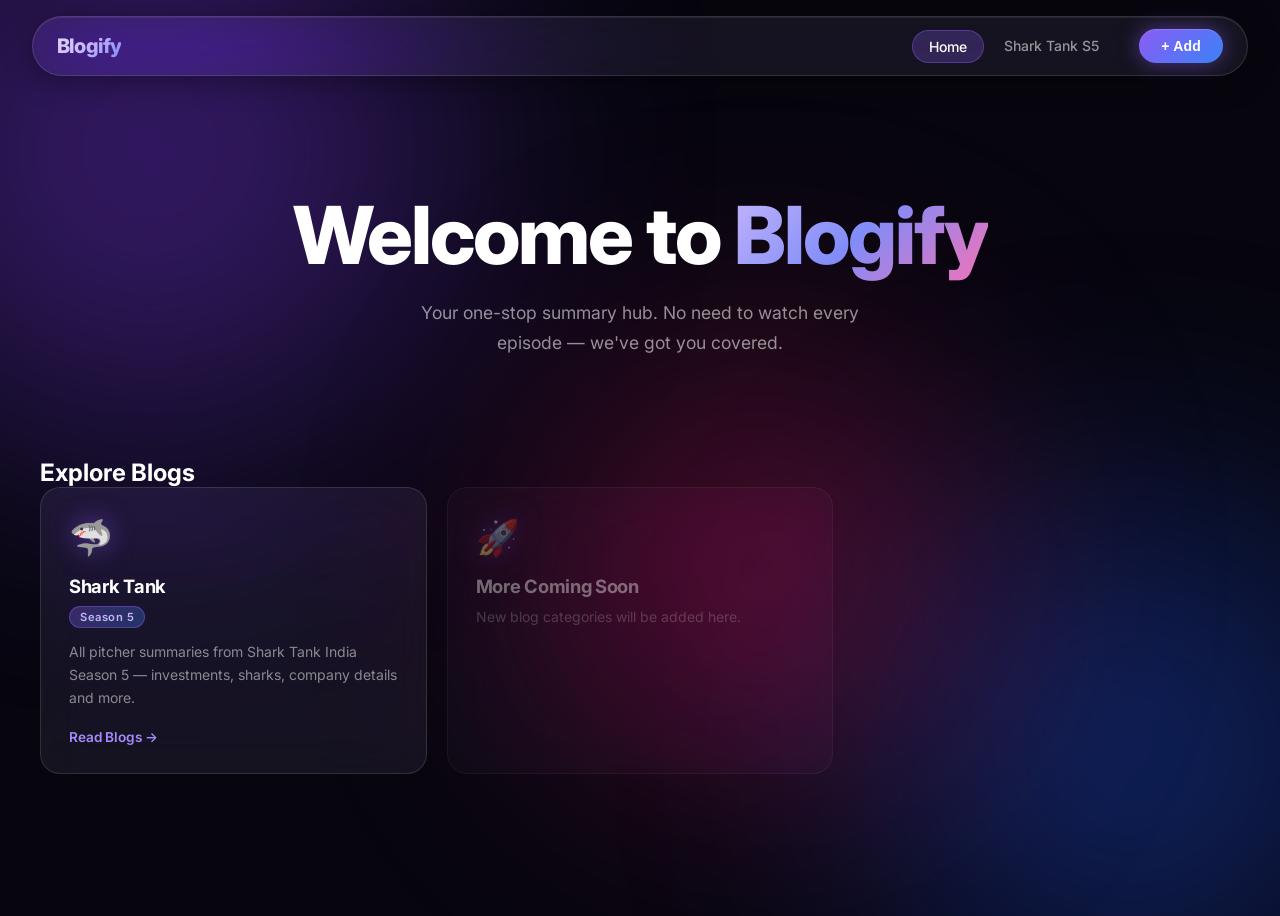
<file: index.html>
<!DOCTYPE html>
<html lang="en">
<head>
  <meta charset="UTF-8" />
  <meta name="viewport" content="width=device-width, initial-scale=1.0"/>
  <title>Blogify</title>
  <link rel="stylesheet" href="css/style.css"/>
  <link href="https://fonts.googleapis.com/css2?family=Inter:wght@300;400;500;600;700&display=swap" rel="stylesheet"/>
</head>
<body>

  <!-- Background blobs -->
  <div class="bg-blob blob1"></div>
  <div class="bg-blob blob2"></div>
  <div class="bg-blob blob3"></div>

  <!-- Top Nav -->
  <nav class="glass-nav">
    <div class="nav-logo">Blogify</div>
    <div class="nav-links">
      <a href="index.html" class="active">Home</a>
      <a href="pages/sharktank5.html">Shark Tank S5</a>
    </div>
    <button class="add-btn" onclick="window.location.href='pages/sharktank5.html'">+ Add</button>
  </nav>

  <!-- Hero -->
  <section class="hero">
    <h1>Welcome to <span class="gradient-text">Blogify</span></h1>
    <p>Your one-stop summary hub. No need to watch every episode — we've got you covered.</p>
  </section>

  <!-- Blog Categories -->
  <section class="categories">
    <h2>Explore Blogs</h2>
    <div class="blog-grid">

      <div class="glass-card blog-card" onclick="window.location.href='pages/sharktank5.html'">
        <div class="card-icon">🦈</div>
        <h3>Shark Tank</h3>
        <p class="season-badge">Season 5</p>
        <p class="card-desc">All pitcher summaries from Shark Tank India Season 5 — investments, sharks, company details and more.</p>
        <span class="card-link">Read Blogs →</span>
      </div>

      <!-- Placeholder cards for future blogs -->
      <div class="glass-card blog-card coming-soon">
        <div class="card-icon">🚀</div>
        <h3>More Coming Soon</h3>
        <p class="card-desc">New blog categories will be added here.</p>
      </div>

    </div>
  </section>

  <script src="js/main.js"></script>
</body>
</html>
</file>
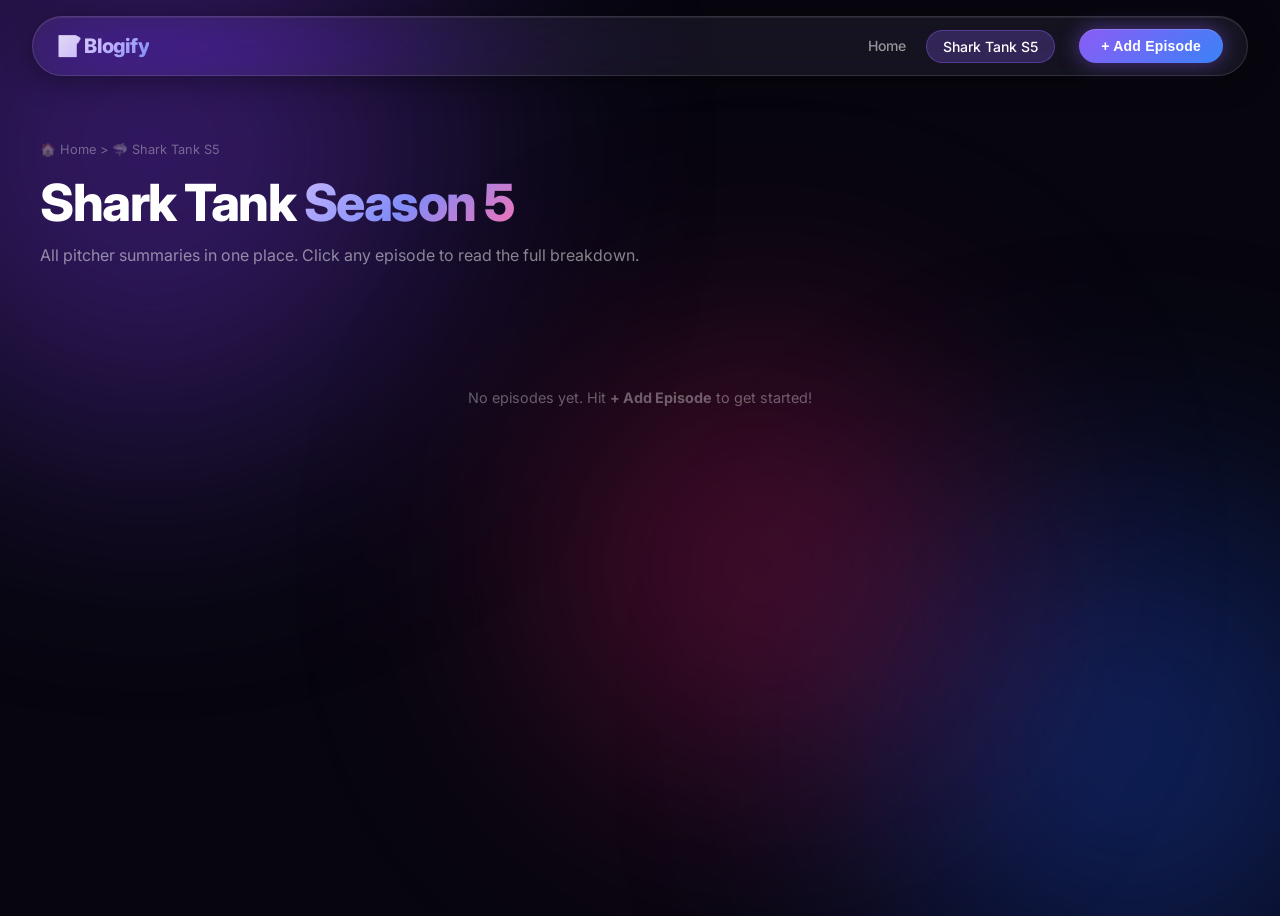
<file: pages/sharktank5.html>
<!DOCTYPE html>
<html lang="en">
<head>
  <meta charset="UTF-8"/>
  <meta name="viewport" content="width=device-width, initial-scale=1.0"/>
  <title>Shark Tank S5 — Blogify</title>
  <link rel="stylesheet" href="../css/style.css"/>
  <link href="https://fonts.googleapis.com/css2?family=Inter:wght@300;400;500;600;700&display=swap" rel="stylesheet"/>
</head>
<body>

  <div class="bg-blob blob1"></div>
  <div class="bg-blob blob2"></div>
  <div class="bg-blob blob3"></div>

  <!-- Top Nav -->
  <nav class="glass-nav">
    <div class="nav-logo" onclick="window.location.href='../index.html'" style="cursor:pointer">📝 Blogify</div>
    <div class="nav-links">
      <a href="../index.html">Home</a>
      <a href="sharktank5.html" class="active">Shark Tank S5</a>
    </div>
    <button class="add-btn" onclick="openModal()">+ Add Episode</button>
  </nav>

  <!-- Page Header -->
  <section class="page-header">
    <div class="breadcrumb">🏠 Home &gt; 🦈 Shark Tank S5</div>
    <h1>Shark Tank <span class="gradient-text">Season 5</span></h1>
    <p>All pitcher summaries in one place. Click any episode to read the full breakdown.</p>
  </section>

  <!-- Episodes Grid -->
  <section class="categories">
    <div class="blog-grid" id="episodesGrid">
      <!-- Episodes injected by JS -->
    </div>
    <div class="empty-state" id="emptyState" style="display:none">
      <p>No episodes yet. Hit <strong>+ Add Episode</strong> to get started!</p>
    </div>
  </section>

  <!-- Episode Detail Modal -->
  <div class="modal-overlay" id="detailModal" onclick="closeDetailModal(event)">
    <div class="glass-modal">
      <button class="modal-close" onclick="closeDetail()">✕</button>
      <div id="modalContent"></div>
    </div>
  </div>

  <!-- Add / Edit Episode Modal -->
  <div class="modal-overlay" id="addModal" onclick="closeAddModal(event)">
    <div class="glass-modal">
      <button class="modal-close" onclick="closeAdd()">✕</button>
      <h2 id="formTitle">Add New Episode</h2>
      <form id="episodeForm" onsubmit="saveEpisode(event)">
        <input type="hidden" id="editIndex" value="-1"/>
        <div class="form-group">
          <label>Episode Number</label>
          <input type="number" id="epNumber" placeholder="e.g. 1" required min="1"/>
        </div>
        <div class="form-group">
          <label>Pitcher Name</label>
          <input type="text" id="pitcherName" placeholder="Name of the pitcher" required/>
        </div>
        <div class="form-group">
          <label>Sharks Name(s)</label>
          <input type="text" id="sharksName" placeholder="e.g. Namita, Vineeta, Aman"/>
        </div>
        <div class="form-group">
          <label>Company Name</label>
          <input type="text" id="companyName" placeholder="Company / Startup name" required/>
        </div>
        <div class="form-group">
          <label>Company Info</label>
          <textarea id="companyInfo" placeholder="What does the company do? What was the ask?" rows="3"></textarea>
        </div>
        <div class="form-group">
          <label>Got Investment?</label>
          <select id="gotInvestment">
            <option value="Yes">✅ Yes</option>
            <option value="No">❌ No</option>
          </select>
        </div>
        <div class="form-group">
          <label>Other Info</label>
          <textarea id="otherInfo" placeholder="Deal amount, equity, counter offers, etc." rows="2"></textarea>
        </div>
        <button type="submit" class="submit-btn">💾 Save Episode</button>
      </form>
    </div>
  </div>

  <script src="../js/episodes.js"></script>
</body>
</html>
</file>
<file: css/style.css>
/* ===== RESET & BASE ===== */
*, *::before, *::after { box-sizing: border-box; margin: 0; padding: 0; }

:root {
  --purple: #8b5cf6;
  --blue: #3b82f6;
  --pink: #ec4899;
  --glass-bg: rgba(255,255,255,0.06);
  --glass-border: rgba(255,255,255,0.12);
  --glass-hover: rgba(255,255,255,0.1);
}

body {
  font-family: 'Inter', sans-serif;
  min-height: 100vh;
  background: #07060f;
  color: #fff;
  overflow-x: hidden;
}

/* ===== ANIMATED BACKGROUND ===== */
.bg-blob {
  position: fixed;
  border-radius: 50%;
  filter: blur(120px);
  opacity: 0.5;
  z-index: 0;
  pointer-events: none;
  animation: floatBlob 12s ease-in-out infinite alternate;
}
.blob1 { width: 700px; height: 700px; background: radial-gradient(circle, #7c3aed, transparent); top: -200px; left: -200px; animation-duration: 14s; }
.blob2 { width: 600px; height: 600px; background: radial-gradient(circle, #1d4ed8, transparent); bottom: -150px; right: -150px; animation-duration: 10s; }
.blob3 { width: 500px; height: 500px; background: radial-gradient(circle, #be185d, transparent); top: 35%; left: 40%; animation-duration: 16s; }

@keyframes floatBlob {
  0%   { transform: translate(0, 0) scale(1); }
  100% { transform: translate(40px, 40px) scale(1.08); }
}

/* ===== GLASS BASE ===== */
.glass-nav, .glass-card, .glass-modal {
  background: var(--glass-bg);
  backdrop-filter: blur(24px) saturate(180%);
  -webkit-backdrop-filter: blur(24px) saturate(180%);
  border: 1px solid var(--glass-border);
}

/* ===== NAV ===== */
.glass-nav {
  position: sticky;
  top: 16px;
  z-index: 100;
  margin: 16px 32px;
  padding: 12px 24px;
  display: flex;
  align-items: center;
  gap: 24px;
  border-radius: 100px;
  box-shadow: 0 4px 30px rgba(0,0,0,0.4), inset 0 1px 0 rgba(255,255,255,0.08);
}

.nav-logo {
  font-size: 1.25rem;
  font-weight: 800;
  letter-spacing: -0.8px;
  margin-right: auto;
  background: linear-gradient(135deg, #e2d9f3, #c4b5fd, #818cf8);
  -webkit-background-clip: text;
  -webkit-text-fill-color: transparent;
  background-clip: text;
}

.nav-links { display: flex; gap: 4px; }
.nav-links a {
  color: rgba(255,255,255,0.55);
  text-decoration: none;
  font-size: 0.875rem;
  font-weight: 500;
  padding: 7px 16px;
  border-radius: 100px;
  transition: all 0.25s;
}
.nav-links a:hover {
  color: rgba(255,255,255,0.9);
  background: rgba(255,255,255,0.08);
}
.nav-links a.active {
  color: #fff;
  background: rgba(139,92,246,0.25);
  border: 1px solid rgba(139,92,246,0.4);
}

.add-btn {
  background: linear-gradient(135deg, #8b5cf6, #3b82f6);
  color: #fff;
  border: none;
  padding: 9px 22px;
  border-radius: 100px;
  font-size: 0.875rem;
  font-weight: 600;
  cursor: pointer;
  transition: all 0.25s;
  box-shadow: 0 0 20px rgba(139,92,246,0.5), inset 0 1px 0 rgba(255,255,255,0.15);
  letter-spacing: 0.2px;
}
.add-btn:hover {
  transform: translateY(-2px) scale(1.03);
  box-shadow: 0 0 30px rgba(139,92,246,0.7), inset 0 1px 0 rgba(255,255,255,0.2);
}
.add-btn:active { transform: scale(0.98); }

/* ===== HERO ===== */
.hero {
  position: relative;
  z-index: 1;
  text-align: center;
  padding: 100px 24px 50px;
}

.hero-eyebrow {
  display: inline-flex;
  align-items: center;
  gap: 8px;
  background: rgba(139,92,246,0.15);
  border: 1px solid rgba(139,92,246,0.3);
  border-radius: 100px;
  padding: 6px 16px;
  font-size: 0.78rem;
  font-weight: 600;
  color: #c4b5fd;
  letter-spacing: 0.8px;
  text-transform: uppercase;
  margin-bottom: 24px;
}

.hero h1 {
  font-size: clamp(2.8rem, 7vw, 5rem);
  font-weight: 800;
  line-height: 1.08;
  letter-spacing: -2px;
  margin-bottom: 20px;
}

.hero p {
  font-size: 1.1rem;
  color: rgba(255,255,255,0.55);
  max-width: 440px;
  margin: 0 auto 40px;
  line-height: 1.7;
}

.hero-cta {
  display: inline-flex;
  align-items: center;
  gap: 8px;
  background: linear-gradient(135deg, #8b5cf6, #3b82f6);
  color: #fff;
  text-decoration: none;
  padding: 14px 32px;
  border-radius: 100px;
  font-size: 0.95rem;
  font-weight: 600;
  box-shadow: 0 0 40px rgba(139,92,246,0.5);
  transition: all 0.25s;
}
.hero-cta:hover { transform: translateY(-3px); box-shadow: 0 0 60px rgba(139,92,246,0.7); }

.gradient-text {
  background: linear-gradient(135deg, #c4b5fd, #818cf8, #f472b6);
  -webkit-background-clip: text;
  -webkit-text-fill-color: transparent;
  background-clip: text;
}

/* ===== SECTION ===== */
.categories {
  position: relative;
  z-index: 1;
  padding: 10px 40px 100px;
}

.section-label {
  font-size: 0.75rem;
  text-transform: uppercase;
  letter-spacing: 2px;
  color: rgba(255,255,255,0.35);
  margin-bottom: 12px;
}

.section-title {
  font-size: 1.6rem;
  font-weight: 700;
  letter-spacing: -0.5px;
  margin-bottom: 32px;
  color: rgba(255,255,255,0.95);
}

.blog-grid {
  display: grid;
  grid-template-columns: repeat(auto-fill, minmax(300px, 1fr));
  gap: 20px;
}

/* ===== CARDS ===== */
.glass-card {
  padding: 28px;
  border-radius: 20px;
  transition: all 0.3s cubic-bezier(0.23, 1, 0.32, 1);
  cursor: pointer;
  position: relative;
  overflow: hidden;
}

.glass-card::after {
  content: '';
  position: absolute;
  top: -50%;
  left: -60%;
  width: 40%;
  height: 200%;
  background: linear-gradient(105deg, transparent, rgba(255,255,255,0.06), transparent);
  transform: skewX(-10deg);
  transition: left 0.6s ease;
  pointer-events: none;
}
.glass-card:hover::after { left: 130%; }

.glass-card:hover {
  transform: translateY(-8px);
  background: var(--glass-hover);
  border-color: rgba(255,255,255,0.2);
  box-shadow: 0 24px 60px rgba(0,0,0,0.5), 0 0 0 1px rgba(139,92,246,0.1);
}

.coming-soon { opacity: 0.4; cursor: default; }
.coming-soon:hover { transform: none; background: var(--glass-bg); box-shadow: none; }

.card-icon {
  font-size: 2.2rem;
  margin-bottom: 16px;
  display: block;
  filter: drop-shadow(0 0 12px rgba(139,92,246,0.5));
}

.glass-card h3 {
  font-size: 1.15rem;
  font-weight: 700;
  margin-bottom: 8px;
  letter-spacing: -0.3px;
}

.season-badge {
  display: inline-block;
  background: linear-gradient(135deg, rgba(139,92,246,0.3), rgba(59,130,246,0.3));
  border: 1px solid rgba(139,92,246,0.4);
  font-size: 0.7rem;
  padding: 3px 10px;
  border-radius: 100px;
  margin-bottom: 12px;
  font-weight: 600;
  color: #c4b5fd;
  letter-spacing: 0.5px;
}

.card-desc {
  font-size: 0.875rem;
  color: rgba(255,255,255,0.5);
  line-height: 1.65;
  margin-bottom: 20px;
}

.card-link {
  font-size: 0.85rem;
  color: #a78bfa;
  font-weight: 600;
  display: flex;
  align-items: center;
  gap: 6px;
  transition: gap 0.2s;
}
.glass-card:hover .card-link { gap: 10px; }

/* Episode card */
.ep-number {
  position: absolute;
  top: 20px; right: 22px;
  font-size: 0.7rem;
  color: rgba(255,255,255,0.3);
  font-weight: 700;
  letter-spacing: 1.5px;
  text-transform: uppercase;
}

.ep-investment {
  display: inline-flex;
  align-items: center;
  gap: 5px;
  padding: 4px 12px;
  border-radius: 100px;
  font-size: 0.75rem;
  font-weight: 600;
  margin-bottom: 12px;
  letter-spacing: 0.3px;
}
.ep-investment.yes {
  background: rgba(34,197,94,0.12);
  color: #4ade80;
  border: 1px solid rgba(34,197,94,0.25);
}
.ep-investment.no {
  background: rgba(239,68,68,0.12);
  color: #f87171;
  border: 1px solid rgba(239,68,68,0.25);
}

.ep-meta {
  font-size: 0.8rem;
  color: rgba(255,255,255,0.38);
  margin-top: 10px;
  display: flex;
  align-items: center;
  gap: 6px;
}

/* ===== PAGE HEADER ===== */
.page-header {
  position: relative;
  z-index: 1;
  padding: 50px 40px 10px;
}

.breadcrumb {
  font-size: 0.8rem;
  color: rgba(255,255,255,0.35);
  margin-bottom: 14px;
  display: flex;
  align-items: center;
  gap: 6px;
}

.page-header h1 {
  font-size: clamp(2rem, 5vw, 3.2rem);
  font-weight: 800;
  letter-spacing: -1.5px;
  margin-bottom: 10px;
}

.page-header p {
  color: rgba(255,255,255,0.5);
  font-size: 1rem;
  line-height: 1.6;
}

.stats-bar {
  display: flex;
  gap: 24px;
  margin-top: 24px;
  flex-wrap: wrap;
}
.stat-item {
  display: flex;
  align-items: center;
  gap: 8px;
  font-size: 0.82rem;
  color: rgba(255,255,255,0.45);
}
.stat-dot {
  width: 8px; height: 8px;
  border-radius: 50%;
}
.stat-dot.green { background: #4ade80; box-shadow: 0 0 6px #4ade80; }
.stat-dot.red   { background: #f87171; box-shadow: 0 0 6px #f87171; }
.stat-dot.blue  { background: #60a5fa; box-shadow: 0 0 6px #60a5fa; }

.section-divider {
  width: 100%;
  height: 1px;
  background: linear-gradient(90deg, transparent, rgba(255,255,255,0.08), transparent);
  margin: 10px 0 30px;
}

/* ===== EMPTY STATE ===== */
.empty-state {
  grid-column: 1 / -1;
  text-align: center;
  padding: 100px 20px;
}
.empty-state-icon { font-size: 4rem; margin-bottom: 20px; opacity: 0.4; display: block; }
.empty-state h3 { font-size: 1.3rem; font-weight: 600; margin-bottom: 8px; color: rgba(255,255,255,0.6); }
.empty-state p { font-size: 0.9rem; color: rgba(255,255,255,0.35); }

/* ===== MODAL ===== */
.modal-overlay {
  display: none;
  position: fixed;
  inset: 0;
  background: rgba(0,0,0,0.7);
  backdrop-filter: blur(10px);
  -webkit-backdrop-filter: blur(10px);
  z-index: 200;
  align-items: center;
  justify-content: center;
  padding: 20px;
}
.modal-overlay.active { display: flex; }

.glass-modal {
  position: relative;
  width: 100%;
  max-width: 560px;
  max-height: 90vh;
  overflow-y: auto;
  padding: 40px;
  border-radius: 28px;
  box-shadow: 0 40px 100px rgba(0,0,0,0.6), 0 0 0 1px rgba(255,255,255,0.05);
  animation: modalIn 0.3s cubic-bezier(0.23, 1, 0.32, 1);
}

@keyframes modalIn {
  from { opacity: 0; transform: scale(0.94) translateY(16px); }
  to   { opacity: 1; transform: scale(1) translateY(0); }
}

.glass-modal h2 {
  font-size: 1.5rem;
  font-weight: 700;
  letter-spacing: -0.5px;
  margin-bottom: 28px;
}

.modal-close {
  position: absolute;
  top: 18px; right: 20px;
  background: rgba(255,255,255,0.07);
  border: 1px solid rgba(255,255,255,0.1);
  color: rgba(255,255,255,0.6);
  width: 34px; height: 34px;
  border-radius: 50%;
  font-size: 1rem;
  cursor: pointer;
  transition: all 0.2s;
  display: flex; align-items: center; justify-content: center;
}
.modal-close:hover { background: rgba(255,255,255,0.12); color: #fff; }

/* ===== FORM ===== */
.form-group { margin-bottom: 20px; }
.form-group label {
  display: block;
  font-size: 0.75rem;
  font-weight: 600;
  color: rgba(255,255,255,0.5);
  margin-bottom: 8px;
  letter-spacing: 1px;
  text-transform: uppercase;
}
.form-group input,
.form-group textarea,
.form-group select {
  width: 100%;
  background: rgba(255,255,255,0.05);
  border: 1px solid rgba(255,255,255,0.1);
  border-radius: 12px;
  color: #fff;
  font-family: 'Inter', sans-serif;
  font-size: 0.95rem;
  padding: 12px 16px;
  outline: none;
  transition: all 0.2s;
}
.form-group input::placeholder,
.form-group textarea::placeholder { color: rgba(255,255,255,0.2); }
.form-group input:focus,
.form-group textarea:focus,
.form-group select:focus {
  border-color: rgba(139,92,246,0.6);
  background: rgba(139,92,246,0.07);
  box-shadow: 0 0 0 3px rgba(139,92,246,0.12);
}
.form-group select option { background: #1a1730; color: #fff; }
.form-group textarea { resize: vertical; min-height: 80px; }

.submit-btn {
  width: 100%;
  background: linear-gradient(135deg, #8b5cf6, #3b82f6);
  color: #fff;
  border: none;
  padding: 14px;
  border-radius: 14px;
  font-size: 1rem;
  font-weight: 700;
  cursor: pointer;
  margin-top: 8px;
  transition: all 0.25s;
  box-shadow: 0 0 30px rgba(139,92,246,0.4);
  letter-spacing: 0.2px;
  font-family: 'Inter', sans-serif;
}
.submit-btn:hover { transform: translateY(-2px); box-shadow: 0 0 50px rgba(139,92,246,0.6); }
.submit-btn:active { transform: scale(0.99); }

/* ===== EPISODE DETAIL MODAL ===== */
.detail-header { margin-bottom: 28px; }
.detail-ep {
  font-size: 0.72rem;
  color: rgba(255,255,255,0.35);
  margin-bottom: 10px;
  letter-spacing: 2px;
  text-transform: uppercase;
}
.detail-header h2 {
  font-size: 1.6rem;
  font-weight: 800;
  letter-spacing: -0.5px;
  margin-bottom: 10px;
}

.detail-grid {
  display: grid;
  grid-template-columns: 1fr 1fr;
  gap: 12px;
  margin-bottom: 12px;
}

.detail-item {
  background: rgba(255,255,255,0.04);
  border: 1px solid rgba(255,255,255,0.07);
  border-radius: 12px;
  padding: 14px;
}
.detail-item label {
  display: block;
  font-size: 0.7rem;
  text-transform: uppercase;
  letter-spacing: 1px;
  color: rgba(255,255,255,0.35);
  margin-bottom: 6px;
}
.detail-item p { font-size: 0.95rem; font-weight: 600; }

.detail-full {
  background: rgba(255,255,255,0.04);
  border: 1px solid rgba(255,255,255,0.07);
  border-radius: 12px;
  padding: 16px;
  margin-bottom: 12px;
}
.detail-full label {
  display: block;
  font-size: 0.7rem;
  text-transform: uppercase;
  letter-spacing: 1px;
  color: rgba(255,255,255,0.35);
  margin-bottom: 8px;
}
.detail-full p { font-size: 0.9rem; line-height: 1.7; color: rgba(255,255,255,0.8); }

.detail-actions { display: flex; gap: 12px; margin-top: 24px; }

.edit-btn {
  flex: 1;
  background: rgba(255,255,255,0.07);
  color: rgba(255,255,255,0.85);
  border: 1px solid rgba(255,255,255,0.12);
  padding: 12px;
  border-radius: 12px;
  cursor: pointer;
  font-size: 0.9rem;
  font-weight: 600;
  transition: all 0.2s;
  font-family: 'Inter', sans-serif;
}
.edit-btn:hover { background: rgba(255,255,255,0.12); border-color: rgba(255,255,255,0.2); }

.delete-btn {
  flex: 1;
  background: rgba(239,68,68,0.1);
  color: #f87171;
  border: 1px solid rgba(239,68,68,0.2);
  padding: 12px;
  border-radius: 12px;
  cursor: pointer;
  font-size: 0.9rem;
  font-weight: 600;
  transition: all 0.2s;
  font-family: 'Inter', sans-serif;
}
.delete-btn:hover { background: rgba(239,68,68,0.2); border-color: rgba(239,68,68,0.35); }

/* ===== SCROLLBAR ===== */
::-webkit-scrollbar { width: 4px; }
::-webkit-scrollbar-track { background: transparent; }
::-webkit-scrollbar-thumb { background: rgba(255,255,255,0.1); border-radius: 2px; }
::-webkit-scrollbar-thumb:hover { background: rgba(255,255,255,0.2); }

/* ===== RESPONSIVE ===== */
@media (max-width: 768px) {
  .glass-nav { margin: 10px 14px; padding: 10px 16px; }
  .nav-links { display: none; }
  .hero { padding: 70px 20px 40px; }
  .categories { padding: 10px 20px 80px; }
  .page-header { padding: 36px 20px 10px; }
  .blog-grid { grid-template-columns: 1fr; gap: 14px; }
  .detail-grid { grid-template-columns: 1fr; }
  .glass-modal { padding: 28px 20px; border-radius: 20px; }
}
</file>
